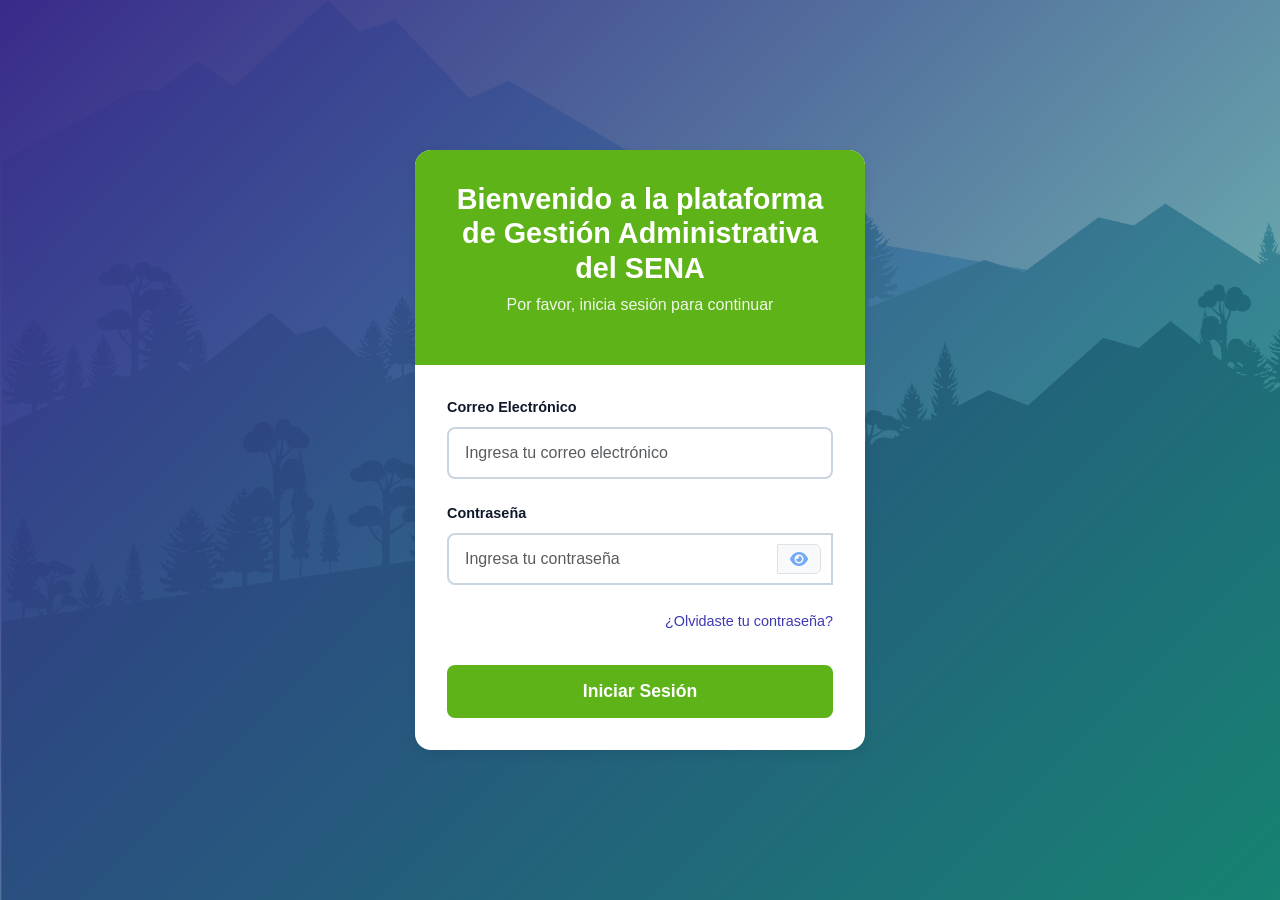
<file: Frontent/login.html>
<!DOCTYPE html>
<html lang="es">
<head>
    <meta charset="UTF-8">
    <meta name="viewport" content="width=device-width, initial-scale=1.0">
    <title>Iniciar Sesión | SENA</title>
    <link href="https://cdn.jsdelivr.net/npm/bootstrap@5.3.2/dist/css/bootstrap.min.css" rel="stylesheet">
    <link rel="stylesheet" href="https://cdnjs.cloudflare.com/ajax/libs/font-awesome/6.4.0/css/all.min.css">
    <link rel="stylesheet" href="css/loginstyle.css">
</head>
<body>
    <div class="login-container ">
        <div class="login-header">
            <h1>Bienvenido a la plataforma de Gestión Administrativa del SENA</h1>
            <p>Por favor, inicia sesión para continuar</p>
        </div>
        
        <div class="login-form">
            <form id="loginForm">
                <div class="alert alert-danger" role="alert" style="display: none;" id="error-message"></div>
                <div class="form-group">
                    <label for="email" class="form-label">Correo Electrónico</label>
                    <input type="email" class="form-control" id="inputEmail" placeholder="Ingresa tu correo electrónico" required>
                    <div class="error-message" id="emailError">Por favor ingresa un correo válido</div>
                </div>
                
                <div class="form-group">
                    <label for="password" class="form-label">Contraseña</label>
                    <div class="input-group">
                        <input type="password" class="form-control" id="inputPassword" placeholder="Ingresa tu contraseña" required>
                        <span class="input-group-text" id="togglePassword">
                            <i class="fas fa-eye"></i>
                        </span>
                    </div>
                    <div class="error-message" id="passwordError">La contraseña debe tener al menos 6 caracteres</div>
                </div>
                
                <div class="forgot-password">
                    <a href="#" id="forgotPassword">¿Olvidaste tu contraseña?</a>
                </div>
                
                <button type="submit" class="btn-login" id="login">
                    <span>Iniciar Sesión</span>
                    <span id="buttonLoader" class="loader" style="display: none;"></span>
                </button>
                
                <div class="success-message" id="successMessage">¡Inicio de sesión exitoso!</div>
                <div class="error-message" id="generalError">Credenciales incorrectas. Por favor intenta de nuevo.</div>
            </form>
            <script>
                const boton = document.getElementById("login");

                boton.addEventListener("click", (event) => {
                    event.preventDefault();

                    const loginUrl = "http://127.0.0.1:8000/access/token";

                    let correo = document.getElementById("inputEmail").value;
                    let contrasenia = document.getElementById("inputPassword").value;

                    const formData = new URLSearchParams();
                    formData.append("username", correo);
                    formData.append("password", contrasenia);

                    fetch(loginUrl, {
                        method: "POST",
                        headers: {
                            "Content-Type": "application/x-www-form-urlencoded",
                            "accept": "application/json"
                        },
                        body: formData
                    })
                    .then(response => {
                        if (!response.ok) {
                            return response.json().then(err => { throw err });
                        }
                        return response.json();
                    })
                    .then(data => {
                        console.log("Login exitoso:", data);

                        // Guardar token
                        localStorage.setItem("access_token", data.access_token);
            
                        // Guardar información del usuario en localStorage (convertida a JSON)
                        localStorage.setItem("user", JSON.stringify(data.user));

                        // Redirigir después del login
                        window.location.href = "index.html";
                    })
                    .catch(error => {
                        console.error("Error en login:", error);
                        const mensaje = document.getElementById("error-message");
                        mensaje.style.display = "block";
                        mensaje.innerHTML = error.detail;
                    });
                });
            </script>

        </div>
    </div>
</body>
</html>
</file>
<file: Frontent/css/loginstyle.css>
:root {
    /* Colores principales (inspirados en SENA) */
    --sena-primary: hsl(93, 75%, 40%);   /* Verde institucional */
    --sena-secondary: #3d39b4; /* Azul oscuro casi negro */

    /* Acentos */
    --sena-accent: #ffffff;    /* Verde esmeralda moderno */
    --sena-highlight: #4f8920; /* Verde brillante para hover */

    /* Neutros */
    --neutral-900: #0f172a;    /* Texto principal */
    --neutral-700: #334155;    /* Subtítulos */
    --neutral-500: #73a9f6;    /* Texto secundario */
    --neutral-300: #cbd5e1;    /* Bordes / líneas */
    --neutral-100: #f8fafc;    /* Fondo suave */
    --white: #ffffff;          /* Blanco puro */

    /* Estado */
    --danger: #dc2626;         /* Error */
    --warning: #f59e0b;        /* Advertencia */
    --success: #16a34a;        /* Aprobado / correcto */

    /* Extras */
    --gradient-primary: linear-gradient(135deg, #16a34a, #059669);
    --shadow-soft: 0 4px 12px rgba(0, 0, 0, 0.08);
}
body {
  /* Imagen + degradado institucional SENA */
  background: linear-gradient(135deg, rgb(56, 42, 138), rgba(0, 180, 120, 0.5)),
              url('../img/klipartz.com\ \(2\).png');

  /* Muestra toda la imagen */
  background-size: cover;   /* 🔹 Ajusta para que se vea completa */
  background-repeat: no-repeat; /* Evita repeticiones */
  background-attachment: fixed; /* Opcional: mantiene la imagen fija al hacer scroll */

  min-height: 100vh;
  margin: 0;
  display: flex;
  justify-content: center;
  align-items: center;
}

/* Tarjeta de login */
.login-container {
  background: #ffffff;       /* 🔹 Blanco sólido */
  border-radius: 20px;
  box-shadow: 0 8px 25px rgba(0, 0, 0, 0.2); /* sombra elegante */
  max-width: 420px;
  width: 90%;
}

body {
    background-color: var(--neutral-100);
    font-family: 'Segoe UI', Tahoma, Geneva, Verdana, sans-serif;
    color: var(--neutral-900);
    min-height: 100vh;
    display: flex;
    align-items: center;
    justify-content: center;
    padding: 1rem;
    
}

.login-container {
    border-radius: 16px;
    box-shadow: var(--shadow-soft);
    overflow: hidden;
    width: 100%;
    max-width: 450px;
    animation: fadeInUp 0.6s ease-out;

}

.login-header {
    background: var(--sena-primary);
    padding: 2rem 1.5rem;
    text-align: center;
    position: relative;
}

.login-header h1 {
    color: var(--white);
    font-size: 1.8rem;
    font-weight: 700;
    margin-bottom: 0.5rem;
}

.login-header p {
    color: var(--sena-accent);
    font-size: 1rem;
    opacity: 0.9;
}

.login-form {
    padding: 2rem;
}

.form-group {
    margin-bottom: 1.5rem;
}

.form-label {
    font-weight: 600;
    color: var(--neutral-900);
    font-size: 0.9rem;
    margin-bottom: 0.5rem;
    display: block;
}

.form-control {
    border: 2px solid var(--neutral-300);
    border-radius: 8px;
    padding: 0.75rem 1rem;
    font-size: 1rem;
    transition: all 0.3s ease;
    background-color: var(--white);
}

.form-control:focus {
    border-color: var(--sena-primary);
    box-shadow: 0 0 0 3px rgba(147, 210, 61, 0.2);
    outline: none;
}

.form-control.error {
    border-color: var(--danger);
}

.form-control.success {
    border-color: var(--success);
}

.input-group {
    position: relative;
}

.input-group-text {
    position: absolute;
    right: 12px;
    top: 50%;
    transform: translateY(-50%);
    color: var(--neutral-500);
    cursor: pointer;
    transition: color 0.3s ease;
}

.input-group-text:hover {
    color: var(--sena-primary);
}

.btn-login {
    background: var(--sena-primary);
    border: none;
    border-radius: 8px;
    padding: 0.85rem;
    font-size: 1.1rem;
    font-weight: 600;
    color: var(--white);
    width: 100%;
    transition: all 0.3s ease;
    cursor: pointer;
    margin-top: 0.5rem;
}

.btn-login:hover {
    background: var(--sena-highlight);
    transform: translateY(-2px);
    box-shadow: 0 6px 16px rgba(147, 210, 61, 0.3);
}

.btn-login:active {
    transform: translateY(0);
}

.btn-login:disabled {
    opacity: 0.7;
    cursor: not-allowed;
    transform: none;
}

.login-footer {
    text-align: center;
    padding: 1rem 2rem;
    border-top: 1px solid var(--neutral-300);
    background-color: var(--neutral-100);
}

.login-footer a {
    color: var(--sena-primary);
    text-decoration: none;
    font-weight: 600;
    transition: color 0.3s ease;
}

.login-footer a:hover {
    color: var(--sena-highlight);
    text-decoration: underline;
}
.footer-sena {
    position: relative;
    /* Fondo múltiple: primero la imagen, luego el degradado */
    background-image: 
        url('img/FooterModoLight.svg'), 
        linear-gradient(90deg, var(--sena-primary), var(--neutral-500));
    background-size: cover, cover;          /* Tamaño de cada fondo */
    background-position: center, center;    /* Posición de cada fondo */
    background-repeat: no-repeat, no-repeat;/* Evita repetición de ambos */
    
    color: var(--sena-accent);
    overflow: hidden;
    border-top-left-radius: 40px;
    border-top-right-radius: 40px;
}

.error-message {
    color: var(--danger);
    font-size: 0.85rem;
    margin-top: 0.5rem;
    display: none;
}

.success-message {
    color: var(--success);
    font-size: 0.85rem;
    margin-top: 0.5rem;
    display: none;
}

.forgot-password {
    text-align: right;
    margin-bottom: 1.5rem;
}

.forgot-password a {
    color: var(--sena-secondary);
    text-decoration: none;
    font-size: 0.9rem;
    transition: color 0.3s ease;
}

.forgot-password a:hover {
    color: var(--sena-primary);
    text-decoration: underline;
}

.social-login {
    margin: 1.5rem 0;
    text-align: center;
}

.social-login p {
    color: var(--neutral-700);
    font-size: 0.9rem;
    margin-bottom: 1rem;
    position: relative;
}

.social-login p::before,
.social-login p::after {
    content: "";
    display: inline-block;
    width: 30%;
    height: 1px;
    background-color: var(--neutral-300);
    position: absolute;
    top: 50%;
}

.social-login p::before {
    left: 0;
}

.social-login p::after {
    right: 0;
}

.social-icons {
    display: flex;
    justify-content: center;
    gap: 1rem;
}

.social-icon {
    width: 45px;
    height: 45px;
    border-radius: 50%;
    display: flex;
    align-items: center;
    justify-content: center;
    background-color: var(--neutral-100);
    color: var(--neutral-700);
    font-size: 1.2rem;
    transition: all 0.3s ease;
    border: 2px solid var(--neutral-300);
}

.social-icon:hover {
    background-color: var(--sena-primary);
    color: var(--white);
    transform: translateY(-3px);
    border-color: var(--sena-primary);
}

@keyframes fadeInUp {
    from {
        opacity: 0;
        transform: translateY(30px);
    }
    to {
        opacity: 1;
        transform: translateY(0);
    }
}

.loader {
    display: inline-block;
    width: 20px;
    height: 20px;
    border: 3px solid rgba(255,255,255,.3);
    border-radius: 50%;
    border-top-color: #fff;
    animation: spin 1s ease-in-out infinite;
    margin-right: 10px;
}

@keyframes spin {
    to { transform: rotate(360deg); }
}

@media (max-width: 576px) {
    .login-container {
        max-width: 100%;
        margin: 1rem;
    }
    
    .login-header {
        padding: 1.5rem 1rem;
    }
    
    .login-header h1 {
        font-size: 1.5rem;
    }
    
    .login-form {
        padding: 1.5rem;
    }
}
   
/* Estilos para la página de perfil de usuario */
/* Contenedor principal centrado */
.header-perfil {
    max-width: 600px;
    width: 100%;
    margin: 2rem auto;
    padding: 0 1rem;
    color: var(--neutral-300);
}
.brand {
    max-width: 10rem;
    margin-bottom: 1rem;
}

/* Alinear logo y texto en headerPerfil */
.header-perfil {
    display: flex;
    align-items: center;       /* centra verticalmente el logo respecto al bloque de texto */
    gap: 18px;                 /* separación entre logo y texto */
    padding: 12px 0;
}

/* Tarjeta de perfil (clean, institucional) */
.profile-card {
    display:flex;
    align-items:flex-start;
    gap:28px;
    padding:28px;
}

/* Columna izquierda (avatar + datos resumidos) */
.profile-left{
    width:260px; 
    flex-shrink:0
}
.profile-avatar{
    width:140px; 
    height:140px; 
    border-radius:50%; 
    overflow:hidden; 
    margin:0 auto; 
    box-shadow:0 8px 20px rgba(0,0,0,0.06); 
}
.profile-avatar img{
    width:100%; 
    height:100%; 
    object-fit:cover; 
    display:block
}

.mini-card{
    margin-top:18px; 
    border-radius:10px; padding:12px; 
    text-align:center; 
    border:1px solid var(--neutral-300);
}
.mini-card h3{
    margin:0; 
    font-size:1.1rem; 
    color:var(--neutral-900);
}
.mini-card p{
    margin:4px 0 0; 
    color:var(--neutral-300); 
    font-size:0.9rem}

/* Columna derecha (datos principales) */
.profile-right{
    flex:1
}
.profile-header{
    display:flex; 
    align-items:center; 
    justify-content:space-between; 
    gap:16px; 
    margin-bottom:10px;
}
.profile-header .main-name{
    font-size:1.45rem; 
    font-weight:700; 
    color:var(--neutral-300)
}
.profile-sub{ 
    color:var(--neutral-300); 
    font-size:0.95rem
}

.profile-info { 
    margin-top:8px; 
}
.info-row{ 
    display:flex; 
    gap:14px; 
    margin-bottom:10px; 
    align-items:center 
}
.info-col{ 
    flex:1; 
    background:transparent; 
    border-radius:10px; 
    padding:8px 12px; 
    border:1px dashed transparent }

.info-key{ 
    display:block; 
    font-weight:700; 
    color:var(--neutral-300); 
    font-size:0.9rem 
}
.info-val{ 
    display:block; 
    font-weight:600; 
    color:var(--neutral-300); 
    font-size:1rem; 
    margin-top:6px 
}

/* Estado badge */
.badge-estado{ 
    padding:6px 10px; 
    border-radius:10px; 
    font-weight:700; 
    font-size:0.85rem 
}
.activo{ 
    background: linear-gradient(90deg, rgba(22,163,74,0.12), rgba(5,150,105,0.06)); 
    color:var(--success); 
    border:1px solid rgba(22,163,74,0.12) 
}
.inactivo{ 
    background: #fff6f6; 
    color:var(--danger); 
    border:1px solid rgba(220,38,38,0.06) 
}

/* Botones */

/* Loader circular para perfil */
.loading-wrap {
  display: inline-flex;
  align-items: center;
  gap: 12px;
  padding: 6px 10px;
  color: var(--neutral-100);
  font-weight: 700;
  font-size: 0.95rem;
  background: rgba(255,255,255,0.06);
  border-radius: 999px;
  border: 1px solid rgba(15,23,42,0.04);
  box-shadow: var(--shadow-soft);
}

/* Spinner (ring) */
.spinner {
  width: 34px;
  height: 34px;
  border-radius: 50%;
  border: 4px solid rgba(0,0,0,0.08);
  border-top-color: var(--sena-primary);
  animation: spin 0.8s linear infinite;
  box-shadow: 0 4px 10px rgba(3, 10, 20, 0.06);
}

/* Texto junto al spinner */
.loading-text {
  line-height: 1;
  color: var(--neutral-300);
  font-weight: 700;
}

/* Ocultar con display cuando ya no se necesita */
.loading-wrap.hidden { display: none !important; }

/* Anima rotación */
@keyframes spin {
  to { transform: rotate(360deg); }
}

/* Responsive reduce tamaño en móviles */
@media (max-width: 520px) {
  .spinner { width: 28px; height: 28px; border-width: 3px; }
  .loading-text { font-size: 0.9rem; }
}

.actions { 
    margin-top:18px; 
    display:flex; 
    gap:12px 
}
.btn-logout{ 
    background: var(--danger); 
    color:white; 
    border-radius:10px; 
    padding:8px 14px; 
    border:none; 
    font-weight:700 
}
.btn-edit{ 
    background: transparent; 
    border:1px solid var(--sena-primary); 
    color:var(--sena-primary); 
    border-radius:10px; 
    padding:8px 14px; 
    font-weight:700 
}
.btn-logout:hover{ 
    transform:translateY(-2px)
}

/* Alert personalizada */
#alert { display:none; }

/* Responsive */
@media (max-width: 880px){
    .profile-card{flex-direction:column; align-items:center}
    .profile-left{width:100%}
    .profile-right{width:100%}
    .topbar{padding:0 8px}
}

@media (max-width: 720px) {
    .header-perfil {
        flex-direction: column;
        align-items: center;
        text-align: center;
        gap: 8px;
    }

    .header-perfil .brand .logo {
        height: 64px;
    }

    .header-perfil > div:last-child { justify-content: center; }
}
</file>
